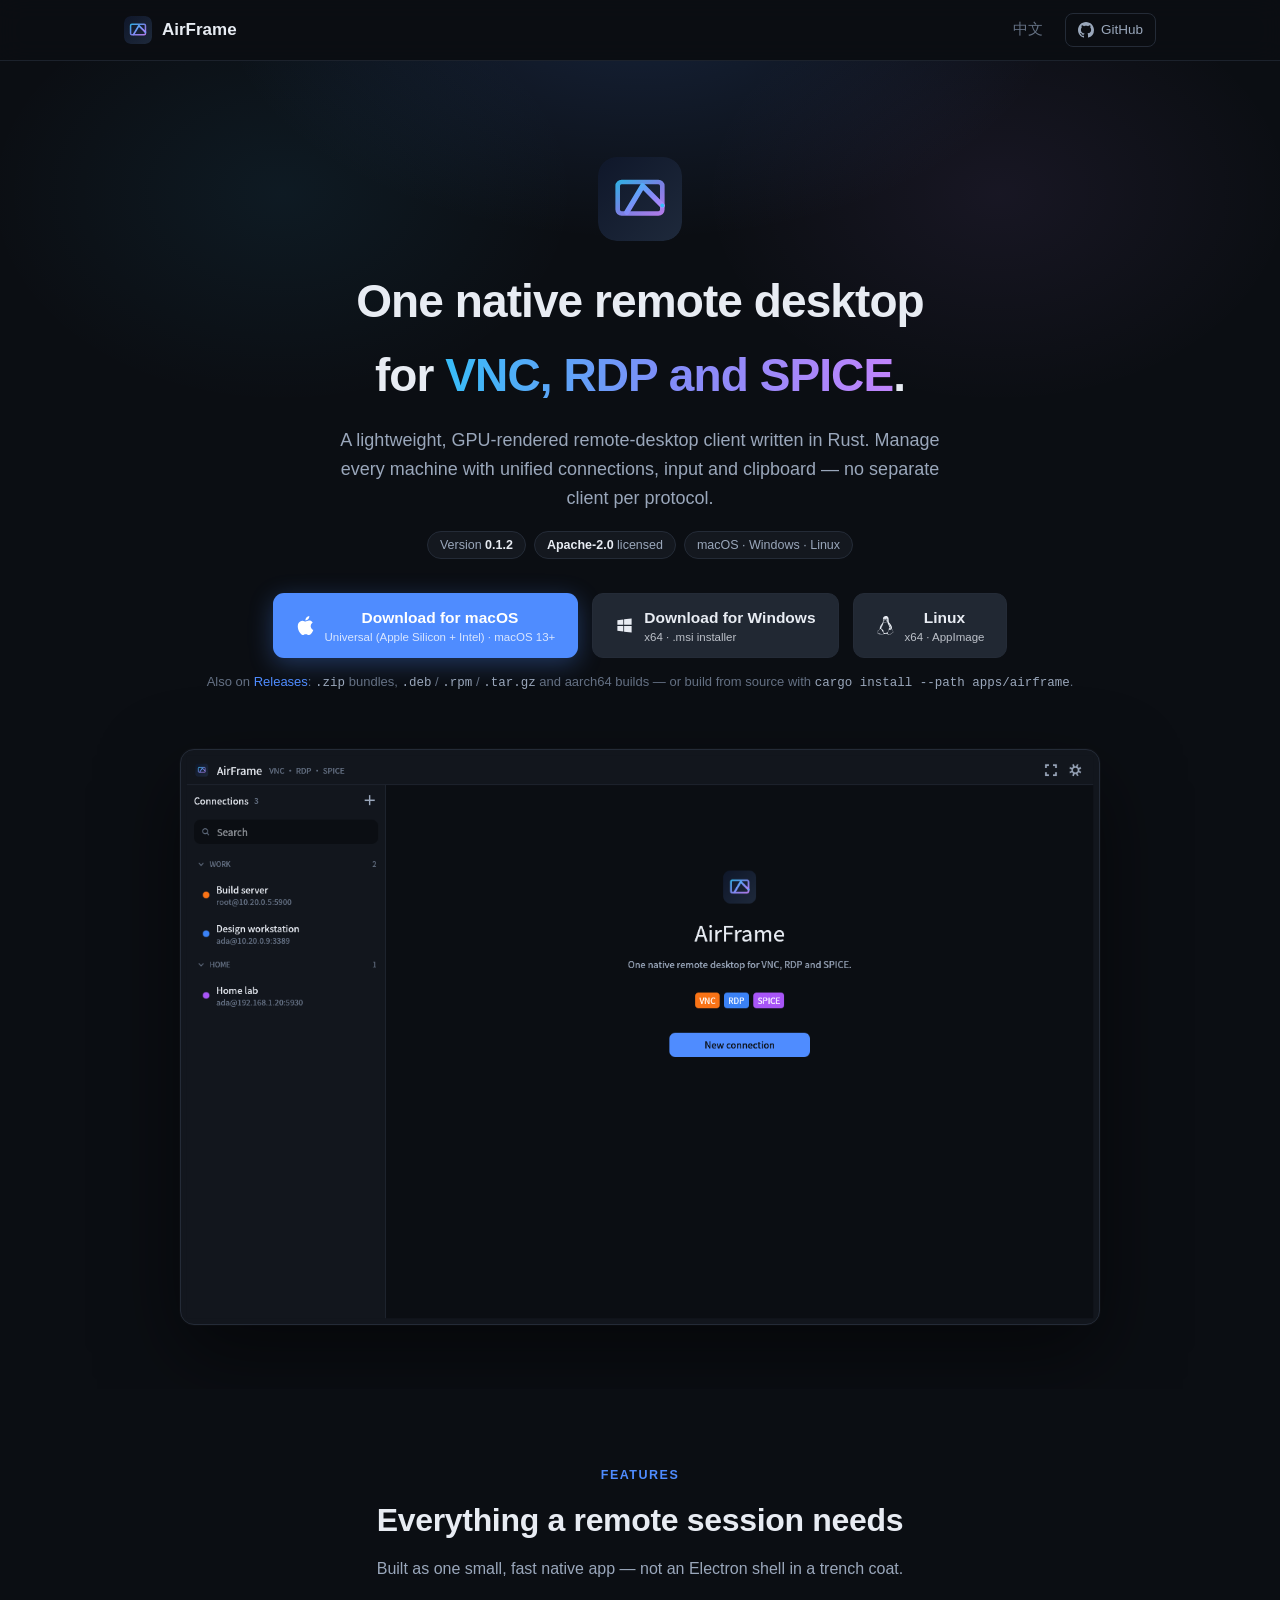
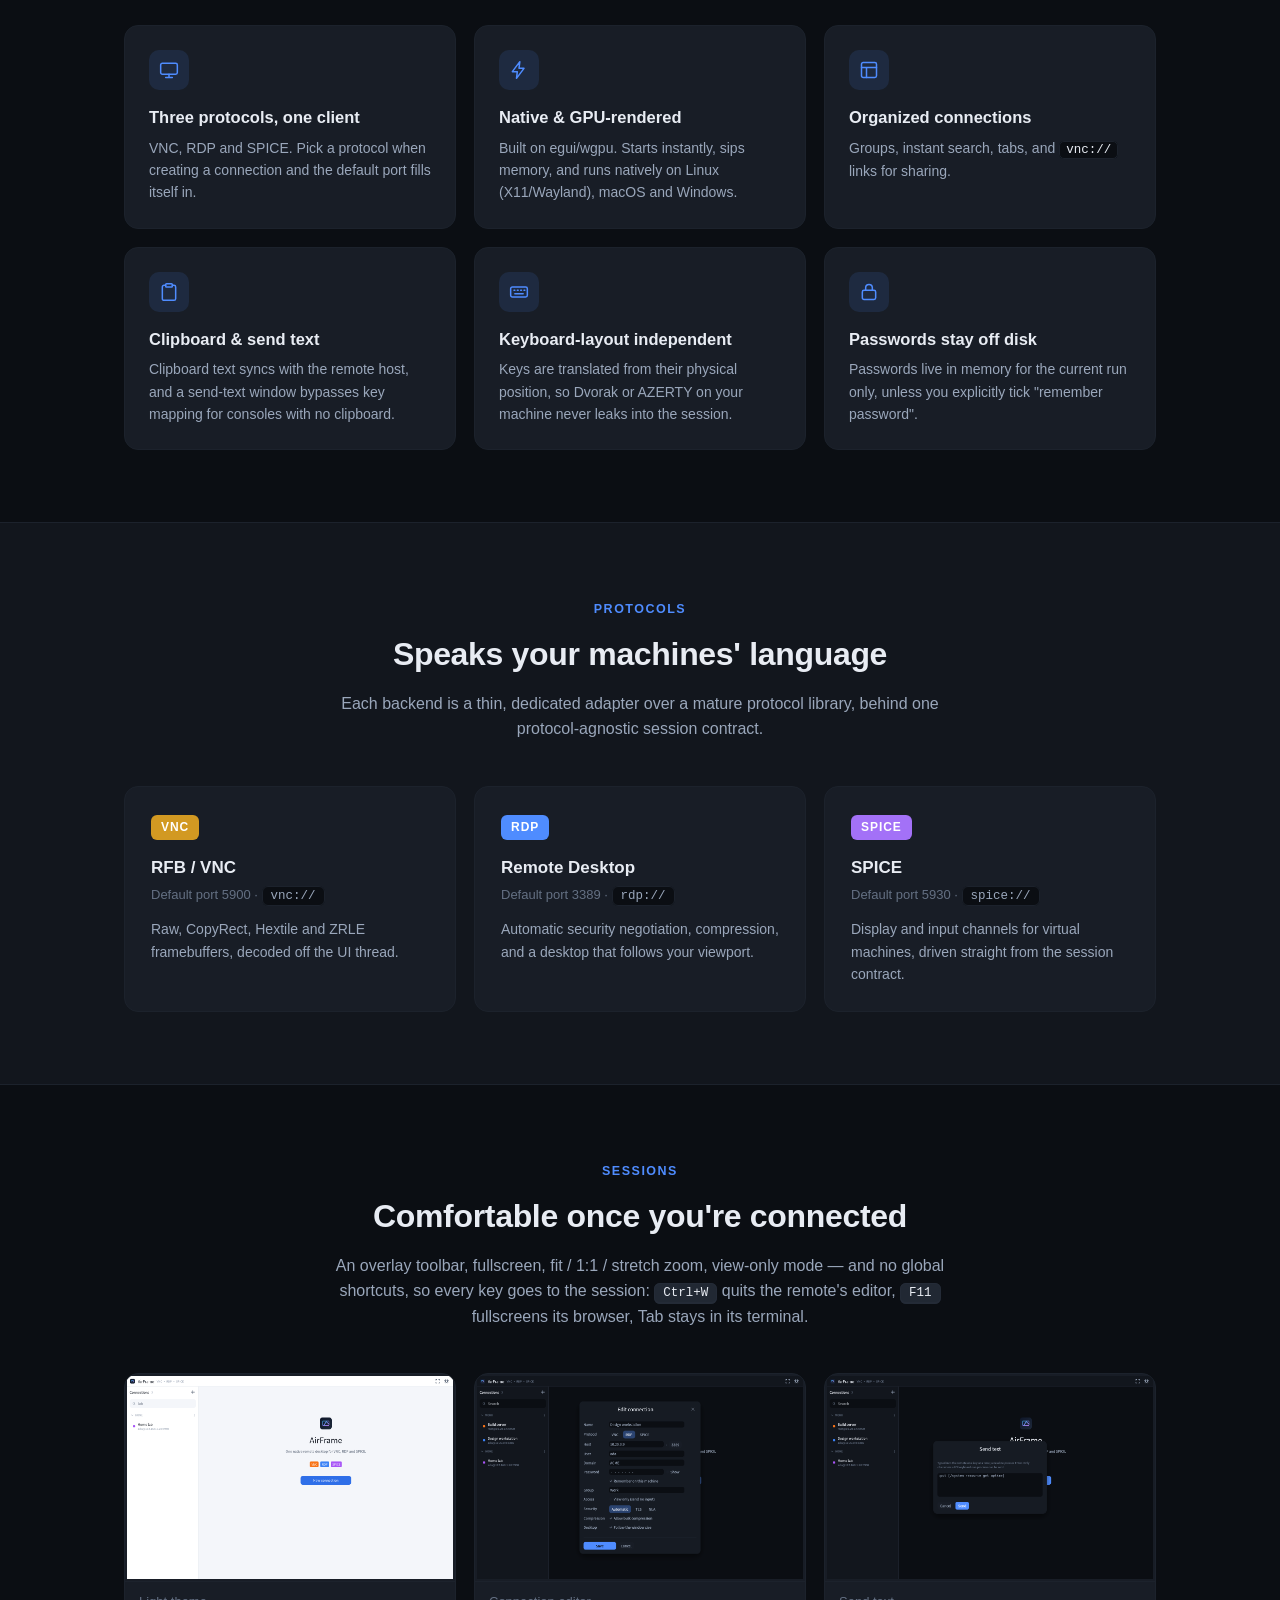
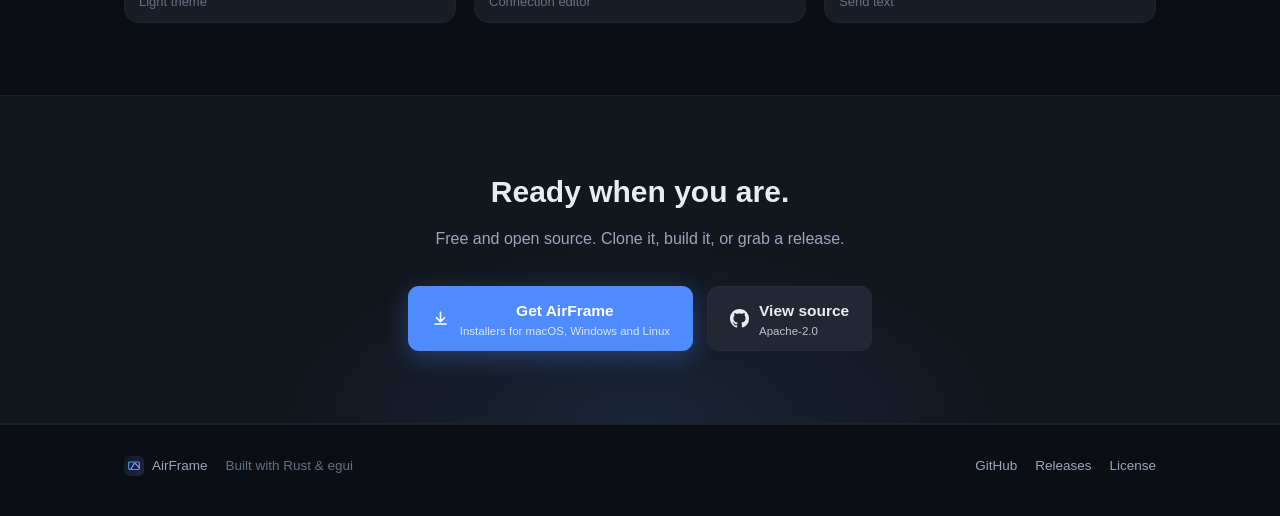
<file: website/index.html>
<!DOCTYPE html>
<html lang="en">
<head>
  <meta charset="UTF-8" />
  <meta name="viewport" content="width=device-width, initial-scale=1.0" />
  <title>AirFrame — one native remote desktop for VNC, RDP and SPICE</title>
  <meta name="description" content="AirFrame is a native remote-desktop client for VNC, RDP and SPICE. GPU-rendered, keyboard-layout independent, dark & light themes. Free and open source." />

  <!-- Release maintenance: the direct-download buttons use
       .../releases/latest/download/AirFrame-<version>-<platform>-<arch>.<ext>
       (e.g. AirFrame-0.1.2-macos-universal.dmg), which resolves to the
       newest release with a matching asset name. Bump the version in the
       button URLs when cutting a release, or point them at
       .../releases/latest instead. -->
  <meta property="og:title" content="AirFrame — one native remote desktop for VNC, RDP and SPICE" />
  <meta property="og:description" content="A native remote-desktop client built in Rust. Free and open source." />
  <meta property="og:url" content="https://yybit.github.io/airframe/" />
  <meta property="og:image" content="https://yybit.github.io/airframe/assets/app-dark.png" />
  <meta property="og:type" content="website" />
  <meta property="og:site_name" content="AirFrame" />
  <meta property="og:locale" content="en_US" />

  <link rel="canonical" href="https://yybit.github.io/airframe/" />
  <link rel="alternate" hreflang="en" href="https://yybit.github.io/airframe/" />
  <link rel="alternate" hreflang="zh-CN" href="https://yybit.github.io/airframe/zh/" />
  <link rel="alternate" hreflang="x-default" href="https://yybit.github.io/airframe/" />

  <meta name="twitter:card" content="summary_large_image" />
  <meta name="twitter:title" content="AirFrame — one native remote desktop for VNC, RDP and SPICE" />
  <meta name="twitter:description" content="A native remote-desktop client built in Rust. Free and open source." />
  <meta name="twitter:image" content="https://yybit.github.io/airframe/assets/app-dark.png" />

  <!-- Structured data: helps Google show rich results for the app.
       Keep softwareVersion in sync with the latest release. -->
  <script type="application/ld+json">
  {
    "@context": "https://schema.org",
    "@type": "SoftwareApplication",
    "name": "AirFrame",
    "url": "https://yybit.github.io/airframe/",
    "description": "AirFrame is a native remote-desktop client for VNC, RDP and SPICE. GPU-rendered, keyboard-layout independent, dark & light themes. Free and open source.",
    "applicationCategory": "UtilitiesApplication",
    "operatingSystem": "Windows, macOS, Linux",
    "softwareVersion": "0.1.2",
    "license": "https://www.apache.org/licenses/LICENSE-2.0",
    "screenshot": "https://yybit.github.io/airframe/assets/app-dark.png",
    "offers": {
      "@type": "Offer",
      "price": "0",
      "priceCurrency": "USD"
    },
    "author": {
      "@type": "Organization",
      "name": "yybit",
      "url": "https://github.com/yybit"
    }
  }
  </script>

  <link rel="icon" type="image/svg+xml" href="assets/logo.svg" />
  <link rel="stylesheet" href="styles.css" />
</head>
<body>

  <nav class="nav">
    <div class="container nav-inner">
      <a class="brand" href="#">
        <img src="assets/logo.svg" alt="" />
        AirFrame
      </a>
      <div class="nav-links">
        <a class="lang" href="zh/">中文</a>
        <a class="gh" href="https://github.com/yybit/airframe" target="_blank" rel="noopener">
          <svg viewBox="0 0 16 16" aria-hidden="true"><path d="M8 0C3.58 0 0 3.58 0 8c0 3.54 2.29 6.53 5.47 7.59.4.07.55-.17.55-.38 0-.19-.01-.82-.01-1.49-2.01.37-2.53-.49-2.69-.94-.09-.23-.48-.94-.82-1.13-.28-.15-.68-.52-.01-.53.63-.01 1.08.58 1.23.82.72 1.21 1.87.87 2.33.66.07-.52.28-.87.51-1.07-1.78-.2-3.64-.89-3.64-3.95 0-.87.31-1.59.82-2.15-.08-.2-.36-1.02.08-2.12 0 0 .67-.21 2.2.82.64-.18 1.32-.27 2-.27s1.36.09 2 .27c1.53-1.04 2.2-.82 2.2-.82.44 1.1.16 1.92.08 2.12.51.56.82 1.27.82 2.15 0 3.07-1.87 3.75-3.65 3.95.29.25.54.73.54 1.48 0 1.07-.01 1.93-.01 2.2 0 .21.15.46.55.38A8.01 8.01 0 0 0 16 8c0-4.42-3.58-8-8-8Z"/></svg>
          GitHub
        </a>
      </div>
    </div>
  </nav>

  <header class="hero">
    <div class="container">
      <img class="logo" src="assets/logo.svg" alt="AirFrame logo" />
      <h1>One native remote desktop<br />for <span class="grad">VNC, RDP and SPICE</span>.</h1>
      <p class="tagline">
        A lightweight, GPU-rendered remote-desktop client written in Rust.
        Manage every machine with unified connections, input and clipboard — no separate client per protocol.
      </p>
      <div class="badges">
        <span class="badge">Version <b>0.1.2</b></span>
        <span class="badge"><b>Apache-2.0</b> licensed</span>
        <span class="badge">macOS · Windows · Linux</span>
      </div>

      <div class="download" id="download">
        <a class="btn btn-primary" href="https://github.com/yybit/airframe/releases/latest/download/AirFrame-0.1.2-macos-universal.dmg">
          <svg viewBox="0 0 24 24" aria-hidden="true"><path d="M12.152 6.896c-.948 0-2.415-1.078-3.96-1.04-2.04.027-3.91 1.183-4.961 3.014-2.117 3.675-.546 9.103 1.519 12.09 1.013 1.454 2.208 3.09 3.792 3.039 1.52-.065 2.09-.987 3.935-.987 1.831 0 2.35.987 3.96.948 1.637-.026 2.676-1.48 3.676-2.948 1.156-1.688 1.636-3.325 1.662-3.415-.039-.013-3.182-1.221-3.22-4.857-.026-3.04 2.48-4.494 2.597-4.559-1.429-2.09-3.623-2.324-4.39-2.376-2-.156-3.675 1.09-4.61 1.09zM15.53 3.83c.843-1.012 1.4-2.427 1.245-3.83-1.207.052-2.662.805-3.532 1.818-.78.896-1.454 2.338-1.273 3.714 1.338.104 2.715-.688 3.559-1.701"/></svg>
          <span>Download for macOS<small>Universal (Apple Silicon + Intel) · macOS 13+</small></span>
        </a>
        <a class="btn btn-secondary" href="https://github.com/yybit/airframe/releases/latest/download/AirFrame-0.1.2-windows-x64.msi">
          <svg viewBox="0 0 24 24" aria-hidden="true"><path d="M3 5.5 10.5 4.4V11H3V5.5ZM3 12.5H10.5V19.6L3 18.5V12.5ZM11.5 12.5H21V20.9L11.5 19.75V12.5ZM11.5 4.25 21 3.1V11H11.5V4.25Z"/></svg>
          <span>Download for Windows<small>x64 · .msi installer</small></span>
        </a>
        <a class="btn btn-secondary" href="https://github.com/yybit/airframe/releases/latest/download/AirFrame-0.1.2-linux-x86_64.AppImage">
          <svg viewBox="0 0 24 24" aria-hidden="true"><path d="M12.504 0c-.155 0-.315.008-.48.021-4.226.333-3.105 4.807-3.17 6.298-.076 1.092-.3 1.953-1.05 3.02-.885 1.051-2.127 2.75-2.716 4.521-.278.832-.41 1.684-.287 2.489a.424.424 0 00-.11.135c-.26.268-.45.6-.663.839-.199.199-.485.267-.797.4-.313.136-.658.269-.864.68-.09.189-.136.394-.132.602 0 .199.027.4.055.536.058.399.116.728.04.97-.249.68-.28 1.145-.106 1.484.174.334.535.47.94.601.81.2 1.91.135 2.774.6.926.466 1.866.67 2.616.47.526-.116.97-.464 1.208-.946.587-.003 1.23-.269 2.26-.334.699-.058 1.574.267 2.577.2.025.134.063.198.114.333l.003.003c.391.778 1.113 1.132 1.884 1.071.771-.06 1.592-.536 2.257-1.306.631-.765 1.683-1.084 2.378-1.503.348-.199.629-.469.649-.853.023-.4-.2-.811-.714-1.376v-.097l-.003-.003c-.17-.2-.25-.535-.338-.926-.085-.401-.182-.786-.492-1.046h-.003c-.059-.054-.123-.067-.188-.135a.357.357 0 00-.19-.064c.431-1.278.264-2.55-.173-3.694-.533-1.41-1.465-2.638-2.175-3.483-.796-1.005-1.576-1.957-1.56-3.368.026-2.152.236-6.133-3.544-6.139zm.529 3.405h.013c.213 0 .396.062.584.198.19.135.33.332.438.533.105.259.158.459.166.724 0-.02.006-.04.006-.06v.105a.086.086 0 01-.004-.021l-.004-.024a1.807 1.807 0 01-.15.706.953.953 0 01-.213.335.71.71 0 00-.088-.042c-.104-.045-.198-.064-.284-.133a1.312 1.312 0 00-.22-.066c.05-.06.146-.133.183-.198.053-.128.082-.264.088-.402v-.02a1.21 1.21 0 00-.061-.4c-.045-.134-.101-.2-.183-.333-.084-.066-.167-.132-.267-.132h-.016c-.093 0-.176.03-.262.132a.8.8 0 00-.205.334 1.18 1.18 0 00-.09.4v.019c.002.089.008.179.02.267-.193-.067-.438-.135-.607-.202a1.635 1.635 0 01-.018-.2v-.02a1.772 1.772 0 01.15-.768c.082-.22.232-.406.43-.533a.985.985 0 01.594-.2zm-2.962.059h.036c.142 0 .27.048.399.135.146.129.264.288.344.465.09.199.14.4.153.667v.004c.007.134.006.2-.002.266v.08c-.03.007-.056.018-.083.024-.152.055-.274.135-.393.2.012-.09.013-.18.003-.267v-.015c-.012-.133-.04-.2-.082-.333a.613.613 0 00-.166-.267.248.248 0 00-.183-.064h-.021c-.071.006-.13.04-.186.132a.552.552 0 00-.12.27.944.944 0 00-.023.33v.015c.012.135.037.2.08.334.046.134.098.2.166.268.01.009.02.018.034.024-.07.057-.117.07-.176.136a.304.304 0 01-.131.068 2.62 2.62 0 01-.275-.402 1.772 1.772 0 01-.155-.667 1.759 1.759 0 01.08-.668 1.43 1.43 0 01.283-.535c.128-.133.26-.2.418-.2zm1.37 1.706c.332 0 .733.065 1.216.399.293.2.523.269 1.052.468h.003c.255.136.405.266.478.399v-.131a.571.571 0 01.016.47c-.123.31-.516.643-1.063.842v.002c-.268.135-.501.333-.775.465-.276.135-.588.292-1.012.267a1.139 1.139 0 01-.448-.067 3.566 3.566 0 01-.322-.198c-.195-.135-.363-.332-.612-.465v-.005h-.005c-.4-.246-.616-.512-.686-.71-.07-.268-.005-.47.193-.6.224-.135.38-.271.483-.336.104-.074.143-.102.176-.131h.002v-.003c.169-.202.436-.47.839-.601.139-.036.294-.065.466-.065zm2.8 2.142c.358 1.417 1.196 3.475 1.735 4.473.286.534.855 1.659 1.102 3.024.156-.005.33.018.513.064.646-1.671-.546-3.467-1.089-3.966-.22-.2-.232-.335-.123-.335.59.534 1.365 1.572 1.646 2.757.13.535.16 1.104.021 1.67.067.028.135.06.205.067 1.032.534 1.413.938 1.23 1.537v-.043c-.06-.003-.12 0-.18 0h-.016c.151-.467-.182-.825-1.065-1.224-.915-.4-1.646-.336-1.77.465-.008.043-.013.066-.018.135-.068.023-.139.053-.209.064-.43.268-.662.669-.793 1.187-.13.533-.17 1.156-.205 1.869v.003c-.02.334-.17.838-.319 1.35-1.5 1.072-3.58 1.538-5.348.334a2.645 2.645 0 00-.402-.533 1.45 1.45 0 00-.275-.333c.182 0 .338-.03.465-.067a.615.615 0 00.314-.334c.108-.267 0-.697-.345-1.163-.345-.467-.931-.995-1.788-1.521-.63-.4-.986-.87-1.15-1.396-.165-.534-.143-1.085-.015-1.645.245-1.07.873-2.11 1.274-2.763.107-.065.037.135-.408.974-.396.751-1.14 2.497-.122 3.854a8.123 8.123 0 01.647-2.876c.564-1.278 1.743-3.504 1.836-5.268.048.036.217.135.289.202.218.133.38.333.59.465.21.201.477.335.876.335.039.003.075.006.11.006.412 0 .73-.134.997-.268.29-.134.52-.334.74-.4h.005c.467-.135.835-.402 1.044-.7zm2.185 8.958c.037.6.343 1.245.882 1.377.588.134 1.434-.333 1.791-.765l.211-.01c.315-.007.577.01.847.268l.003.003c.208.199.305.53.391.876.085.4.154.78.409 1.066.486.527.645.906.636 1.14l.003-.007v.018l-.003-.012c-.015.262-.185.396-.498.595-.63.401-1.746.712-2.457 1.57-.618.737-1.37 1.14-2.036 1.191-.664.053-1.237-.2-1.574-.898l-.005-.003c-.21-.4-.12-1.025.056-1.69.176-.668.428-1.344.463-1.897.037-.714.076-1.335.195-1.814.12-.465.308-.797.641-.984l.045-.022zm-10.814.049h.01c.053 0 .105.005.157.014.376.055.706.333 1.023.752l.91 1.664.003.003c.243.533.754 1.064 1.189 1.637.434.598.77 1.131.729 1.57v.006c-.057.744-.48 1.148-1.125 1.294-.645.135-1.52.002-2.395-.464-.968-.536-2.118-.469-2.857-.602-.369-.066-.61-.2-.723-.4-.11-.2-.113-.602.123-1.23v-.004l.002-.003c.117-.334.03-.752-.027-1.118-.055-.401-.083-.71.043-.94.16-.334.396-.4.69-.533.294-.135.64-.202.915-.47h.002v-.002c.256-.268.445-.601.668-.838.19-.201.38-.336.663-.336zm7.159-9.074c-.435.201-.945.535-1.488.535-.542 0-.97-.267-1.28-.466-.154-.134-.28-.268-.373-.335-.164-.134-.144-.333-.074-.333.109.016.129.134.199.2.096.066.215.2.36.333.292.2.68.467 1.167.467.485 0 1.053-.267 1.398-.466.195-.135.445-.334.648-.467.156-.136.149-.267.279-.267.128.016.034.134-.147.332a8.097 8.097 0 01-.69.468zm-1.082-1.583V5.64c-.006-.02.013-.042.029-.05.074-.043.18-.027.26.004.063 0 .16.067.15.135-.006.049-.085.066-.135.066-.055 0-.092-.043-.141-.068-.052-.018-.146-.008-.163-.065zm-.551 0c-.02.058-.113.049-.166.066-.047.025-.086.068-.14.068-.05 0-.13-.02-.136-.068-.01-.066.088-.133.15-.133.08-.031.184-.047.259-.005.019.009.036.03.03.05v.02h.003z"/></svg>
          <span>Linux<small>x64 · AppImage</small></span>
        </a>
      </div>
      <p class="download-note">
        Also on <a href="https://github.com/yybit/airframe/releases">Releases</a>: <code>.zip</code> bundles, <code>.deb</code> / <code>.rpm</code> / <code>.tar.gz</code> and aarch64 builds —
        or build from source with <code>cargo install --path apps/airframe</code>.
      </p>

      <div class="shot">
        <div class="frame"><img src="assets/app-dark.png" alt="AirFrame main window with the connections sidebar" /></div>
      </div>
    </div>
  </header>

  <section id="features">
    <div class="container">
      <div class="section-head">
        <span class="eyebrow">Features</span>
        <h2>Everything a remote session needs</h2>
        <p>Built as one small, fast native app — not an Electron shell in a trench coat.</p>
      </div>
      <div class="grid">
        <div class="card">
          <div class="icon"><svg viewBox="0 0 24 24"><rect x="2" y="4" width="20" height="13" rx="2"/><path d="M8 21h8M12 17v4"/></svg></div>
          <h3>Three protocols, one client</h3>
          <p>VNC, RDP and SPICE. Pick a protocol when creating a connection and the default port fills itself in.</p>
        </div>
        <div class="card">
          <div class="icon"><svg viewBox="0 0 24 24"><path d="M13 2 4 14h6l-1 8 9-12h-6l1-8Z"/></svg></div>
          <h3>Native &amp; GPU-rendered</h3>
          <p>Built on egui/wgpu. Starts instantly, sips memory, and runs natively on Linux (X11/Wayland), macOS and Windows.</p>
        </div>
        <div class="card">
          <div class="icon"><svg viewBox="0 0 24 24"><rect x="3" y="3" width="18" height="18" rx="2"/><path d="M3 9h18M9 21V9"/></svg></div>
          <h3>Organized connections</h3>
          <p>Groups, instant search, tabs, and <code>vnc://</code> links for sharing.</p>
        </div>
        <div class="card">
          <div class="icon"><svg viewBox="0 0 24 24"><rect x="8" y="2" width="8" height="4" rx="1"/><path d="M16 4h2a2 2 0 0 1 2 2v14a2 2 0 0 1-2 2H6a2 2 0 0 1-2-2V6a2 2 0 0 1 2-2h2"/></svg></div>
          <h3>Clipboard &amp; send text</h3>
          <p>Clipboard text syncs with the remote host, and a send-text window bypasses key mapping for consoles with no clipboard.</p>
        </div>
        <div class="card">
          <div class="icon"><svg viewBox="0 0 24 24"><rect x="2" y="6" width="20" height="12" rx="2"/><path d="M6 10h1M10 10h1M14 10h1M18 10h1M7 14h10"/></svg></div>
          <h3>Keyboard-layout independent</h3>
          <p>Keys are translated from their physical position, so Dvorak or AZERTY on your machine never leaks into the session.</p>
        </div>
        <div class="card">
          <div class="icon"><svg viewBox="0 0 24 24"><rect x="4" y="10" width="16" height="11" rx="2"/><path d="M8 10V7a4 4 0 0 1 8 0v3"/></svg></div>
          <h3>Passwords stay off disk</h3>
          <p>Passwords live in memory for the current run only, unless you explicitly tick "remember password".</p>
        </div>
      </div>
    </div>
  </section>

  <section id="protocols" class="alt">
    <div class="container">
      <div class="section-head">
        <span class="eyebrow">Protocols</span>
        <h2>Speaks your machines' language</h2>
        <p>Each backend is a thin, dedicated adapter over a mature protocol library, behind one protocol-agnostic session contract.</p>
      </div>
      <div class="proto-grid">
        <div class="proto">
          <span class="chip vnc">VNC</span>
          <h3>RFB / VNC</h3>
          <div class="meta">Default port 5900 · <span class="scheme">vnc://</span></div>
          <p>Raw, CopyRect, Hextile and ZRLE framebuffers, decoded off the UI thread.</p>
        </div>
        <div class="proto">
          <span class="chip rdp">RDP</span>
          <h3>Remote Desktop</h3>
          <div class="meta">Default port 3389 · <span class="scheme">rdp://</span></div>
          <p>Automatic security negotiation, compression, and a desktop that follows your viewport.</p>
        </div>
        <div class="proto">
          <span class="chip spice">SPICE</span>
          <h3>SPICE</h3>
          <div class="meta">Default port 5930 · <span class="scheme">spice://</span></div>
          <p>Display and input channels for virtual machines, driven straight from the session contract.</p>
        </div>
      </div>
    </div>
  </section>

  <section>
    <div class="container">
      <div class="section-head">
        <span class="eyebrow">Sessions</span>
        <h2>Comfortable once you're connected</h2>
        <p>An overlay toolbar, fullscreen, fit / 1:1 / stretch zoom, view-only mode — and no global shortcuts, so every key goes to the session: <kbd>Ctrl+W</kbd> quits the remote's editor, <kbd>F11</kbd> fullscreens its browser, Tab stays in its terminal.</p>
      </div>
      <div class="gallery" style="margin-top: 44px;">
        <figure><img src="assets/app-light.png" alt="Connection list in light theme" /><figcaption>Light theme</figcaption></figure>
        <figure><img src="assets/editor.png" alt="Connection editor" /><figcaption>Connection editor</figcaption></figure>
        <figure><img src="assets/send-text.png" alt="Send-text window" /><figcaption>Send text</figcaption></figure>
      </div>
    </div>
  </section>

  <section class="cta alt">
    <div class="container">
      <h2>Ready when you are.</h2>
      <p>Free and open source. Clone it, build it, or grab a release.</p>
      <div class="download">
        <a class="btn btn-primary" href="https://github.com/yybit/airframe/releases/latest">
          <svg viewBox="0 0 24 24" aria-hidden="true"><path d="M12 3a1 1 0 0 1 1 1v9.59l3.3-3.3a1 1 0 1 1 1.4 1.42l-5 5a1 1 0 0 1-1.4 0l-5-5a1 1 0 1 1 1.4-1.42l3.3 3.3V4a1 1 0 0 1 1-1ZM4 19a1 1 0 0 1 1-1h14a1 1 0 1 1 0 2H5a1 1 0 0 1-1-1Z"/></svg>
          <span>Get AirFrame<small>Installers for macOS, Windows and Linux</small></span>
        </a>
        <a class="btn btn-secondary" href="https://github.com/yybit/airframe" target="_blank" rel="noopener">
          <svg viewBox="0 0 16 16" aria-hidden="true"><path d="M8 0C3.58 0 0 3.58 0 8c0 3.54 2.29 6.53 5.47 7.59.4.07.55-.17.55-.38 0-.19-.01-.82-.01-1.49-2.01.37-2.53-.49-2.69-.94-.09-.23-.48-.94-.82-1.13-.28-.15-.68-.52-.01-.53.63-.01 1.08.58 1.23.82.72 1.21 1.87.87 2.33.66.07-.52.28-.87.51-1.07-1.78-.2-3.64-.89-3.64-3.95 0-.87.31-1.59.82-2.15-.08-.2-.36-1.02.08-2.12 0 0 .67-.21 2.2.82.64-.18 1.32-.27 2-.27s1.36.09 2 .27c1.53-1.04 2.2-.82 2.2-.82.44 1.1.16 1.92.08 2.12.51.56.82 1.27.82 2.15 0 3.07-1.87 3.75-3.65 3.95.29.25.54.73.54 1.48 0 1.07-.01 1.93-.01 2.2 0 .21.15.46.55.38A8.01 8.01 0 0 0 16 8c0-4.42-3.58-8-8-8Z"/></svg>
          <span>View source<small>Apache-2.0</small></span>
        </a>
      </div>
    </div>
  </section>

  <footer>
    <div class="container foot-inner">
      <span class="brandline"><img src="assets/logo.svg" alt="" /> AirFrame</span>
      <span>Built with Rust &amp; egui</span>
      <div class="right">
        <a href="https://github.com/yybit/airframe" target="_blank" rel="noopener">GitHub</a>
        <a href="https://github.com/yybit/airframe/releases" target="_blank" rel="noopener">Releases</a>
        <a href="https://github.com/yybit/airframe#license" target="_blank" rel="noopener">License</a>
      </div>
    </div>
  </footer>

</body>
</html>
</file>
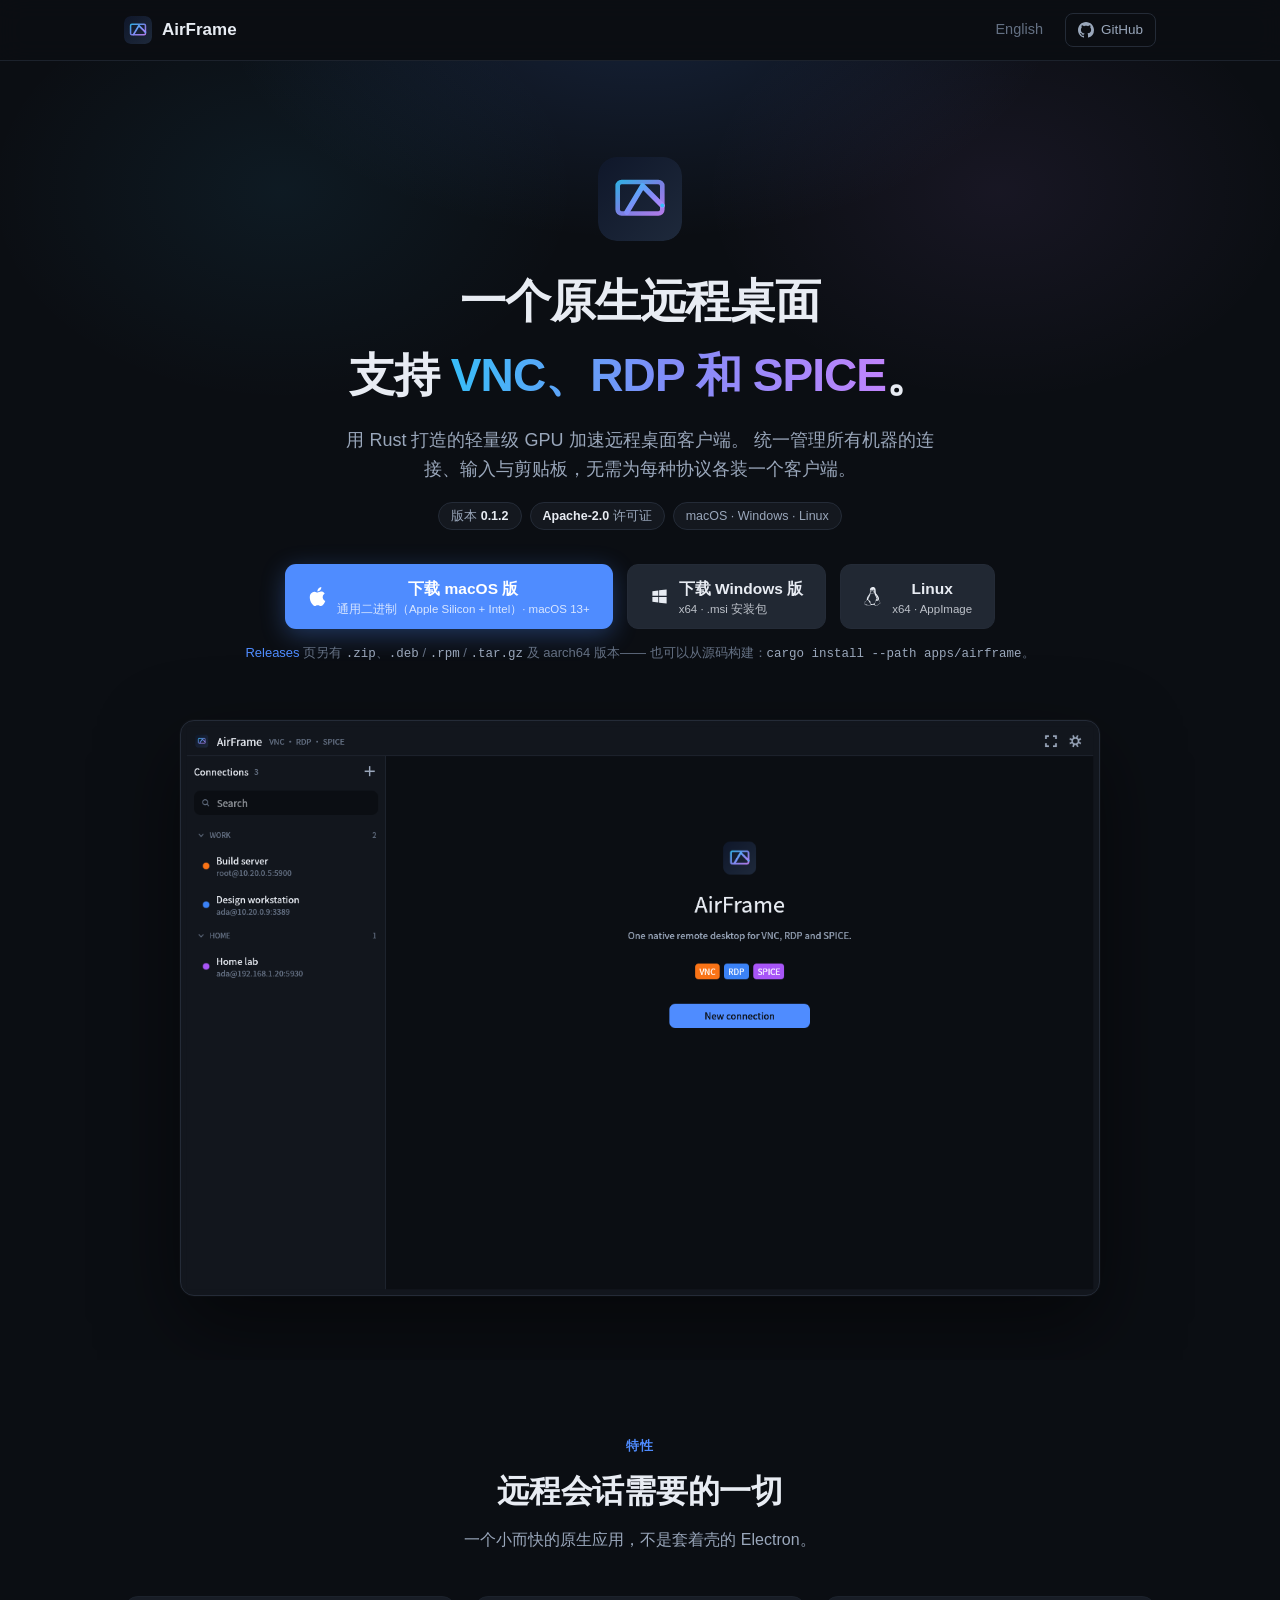
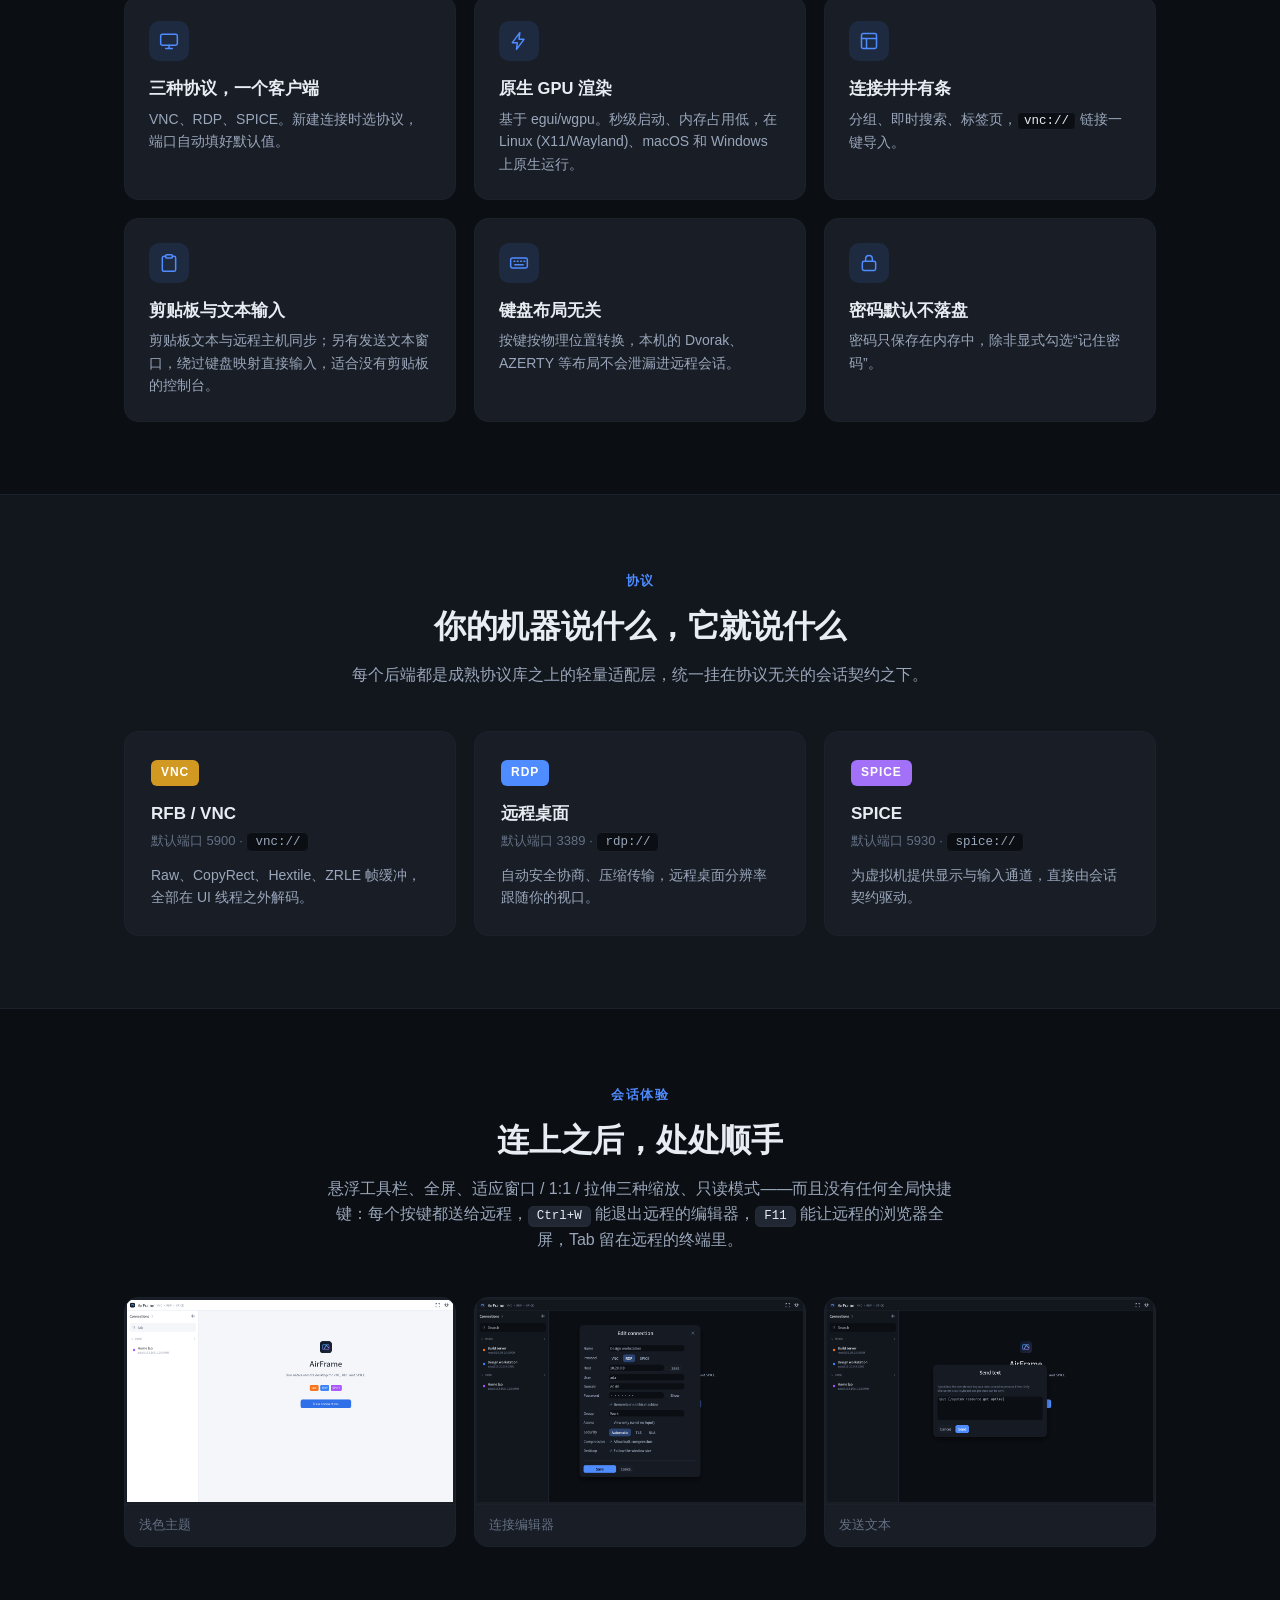
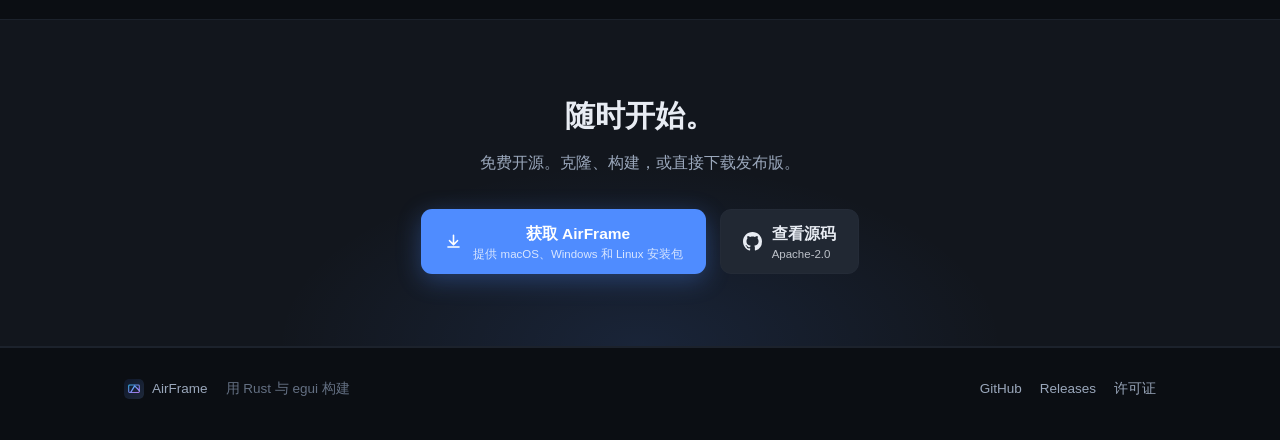
<file: website/zh/index.html>
<!DOCTYPE html>
<html lang="zh-CN">
<head>
  <meta charset="UTF-8" />
  <meta name="viewport" content="width=device-width, initial-scale=1.0" />
  <title>AirFrame — 一个原生远程桌面，支持 VNC、RDP 和 SPICE</title>
  <meta name="description" content="AirFrame 是一个用 Rust 编写的原生远程桌面客户端，支持 VNC、RDP 和 SPICE。GPU 加速、键盘布局无关、深浅色主题，免费开源。" />

  <!-- 发布维护说明：下载按钮直链
       .../releases/latest/download/AirFrame-<版本>-<平台>-<架构>.<后缀>
       （如 AirFrame-0.1.2-macos-universal.dmg），会自动解析到资产名
       匹配的最新 release。发新版本时记得同步更新按钮链接里的版本号，
       或改为指向 .../releases/latest。 -->
  <meta property="og:title" content="AirFrame — 一个原生远程桌面，支持 VNC、RDP 和 SPICE" />
  <meta property="og:description" content="用 Rust 打造的原生远程桌面客户端，免费开源。" />
  <meta property="og:url" content="https://yybit.github.io/airframe/zh/" />
  <meta property="og:image" content="https://yybit.github.io/airframe/assets/app-dark.png" />
  <meta property="og:type" content="website" />
  <meta property="og:site_name" content="AirFrame" />
  <meta property="og:locale" content="zh_CN" />

  <link rel="canonical" href="https://yybit.github.io/airframe/zh/" />
  <link rel="alternate" hreflang="en" href="https://yybit.github.io/airframe/" />
  <link rel="alternate" hreflang="zh-CN" href="https://yybit.github.io/airframe/zh/" />
  <link rel="alternate" hreflang="x-default" href="https://yybit.github.io/airframe/" />

  <meta name="twitter:card" content="summary_large_image" />
  <meta name="twitter:title" content="AirFrame — 一个原生远程桌面，支持 VNC、RDP 和 SPICE" />
  <meta name="twitter:description" content="用 Rust 打造的原生远程桌面客户端，免费开源。" />
  <meta name="twitter:image" content="https://yybit.github.io/airframe/assets/app-dark.png" />

  <!-- 结构化数据：帮助 Google 展示应用富摘要。
      softwareVersion 请与最新 release 保持一致。 -->
  <script type="application/ld+json">
  {
    "@context": "https://schema.org",
    "@type": "SoftwareApplication",
    "name": "AirFrame",
    "url": "https://yybit.github.io/airframe/zh/",
    "description": "AirFrame 是一个用 Rust 编写的原生远程桌面客户端，支持 VNC、RDP 和 SPICE。GPU 加速、键盘布局无关、深浅色主题，免费开源。",
    "applicationCategory": "UtilitiesApplication",
    "operatingSystem": "Windows, macOS, Linux",
    "softwareVersion": "0.1.2",
    "license": "https://www.apache.org/licenses/LICENSE-2.0",
    "screenshot": "https://yybit.github.io/airframe/assets/app-dark.png",
    "offers": {
      "@type": "Offer",
      "price": "0",
      "priceCurrency": "USD"
    },
    "author": {
      "@type": "Organization",
      "name": "yybit",
      "url": "https://github.com/yybit"
    }
  }
  </script>

  <link rel="icon" type="image/svg+xml" href="../assets/logo.svg" />
  <link rel="stylesheet" href="../styles.css" />
</head>
<body>

  <nav class="nav">
    <div class="container nav-inner">
      <a class="brand" href="#">
        <img src="../assets/logo.svg" alt="" />
        AirFrame
      </a>
      <div class="nav-links">
        <a class="lang" href="../">English</a>
        <a class="gh" href="https://github.com/yybit/airframe" target="_blank" rel="noopener">
          <svg viewBox="0 0 16 16" aria-hidden="true"><path d="M8 0C3.58 0 0 3.58 0 8c0 3.54 2.29 6.53 5.47 7.59.4.07.55-.17.55-.38 0-.19-.01-.82-.01-1.49-2.01.37-2.53-.49-2.69-.94-.09-.23-.48-.94-.82-1.13-.28-.15-.68-.52-.01-.53.63-.01 1.08.58 1.23.82.72 1.21 1.87.87 2.33.66.07-.52.28-.87.51-1.07-1.78-.2-3.64-.89-3.64-3.95 0-.87.31-1.59.82-2.15-.08-.2-.36-1.02.08-2.12 0 0 .67-.21 2.2.82.64-.18 1.32-.27 2-.27s1.36.09 2 .27c1.53-1.04 2.2-.82 2.2-.82.44 1.1.16 1.92.08 2.12.51.56.82 1.27.82 2.15 0 3.07-1.87 3.75-3.65 3.95.29.25.54.73.54 1.48 0 1.07-.01 1.93-.01 2.2 0 .21.15.46.55.38A8.01 8.01 0 0 0 16 8c0-4.42-3.58-8-8-8Z"/></svg>
          GitHub
        </a>
      </div>
    </div>
  </nav>

  <header class="hero">
    <div class="container">
      <img class="logo" src="../assets/logo.svg" alt="AirFrame logo" />
      <h1>一个原生远程桌面<br />支持 <span class="grad">VNC、RDP 和 SPICE</span>。</h1>
      <p class="tagline">
        用 Rust 打造的轻量级 GPU 加速远程桌面客户端。
        统一管理所有机器的连接、输入与剪贴板，无需为每种协议各装一个客户端。
      </p>
      <div class="badges">
        <span class="badge">版本 <b>0.1.2</b></span>
        <span class="badge"><b>Apache-2.0</b> 许可证</span>
        <span class="badge">macOS · Windows · Linux</span>
      </div>

      <div class="download" id="download">
        <a class="btn btn-primary" href="https://github.com/yybit/airframe/releases/latest/download/AirFrame-0.1.2-macos-universal.dmg">
          <svg viewBox="0 0 24 24" aria-hidden="true"><path d="M12.152 6.896c-.948 0-2.415-1.078-3.96-1.04-2.04.027-3.91 1.183-4.961 3.014-2.117 3.675-.546 9.103 1.519 12.09 1.013 1.454 2.208 3.09 3.792 3.039 1.52-.065 2.09-.987 3.935-.987 1.831 0 2.35.987 3.96.948 1.637-.026 2.676-1.48 3.676-2.948 1.156-1.688 1.636-3.325 1.662-3.415-.039-.013-3.182-1.221-3.22-4.857-.026-3.04 2.48-4.494 2.597-4.559-1.429-2.09-3.623-2.324-4.39-2.376-2-.156-3.675 1.09-4.61 1.09zM15.53 3.83c.843-1.012 1.4-2.427 1.245-3.83-1.207.052-2.662.805-3.532 1.818-.78.896-1.454 2.338-1.273 3.714 1.338.104 2.715-.688 3.559-1.701"/></svg>
          <span>下载 macOS 版<small>通用二进制（Apple Silicon + Intel）· macOS 13+</small></span>
        </a>
        <a class="btn btn-secondary" href="https://github.com/yybit/airframe/releases/latest/download/AirFrame-0.1.2-windows-x64.msi">
          <svg viewBox="0 0 24 24" aria-hidden="true"><path d="M3 5.5 10.5 4.4V11H3V5.5ZM3 12.5H10.5V19.6L3 18.5V12.5ZM11.5 12.5H21V20.9L11.5 19.75V12.5ZM11.5 4.25 21 3.1V11H11.5V4.25Z"/></svg>
          <span>下载 Windows 版<small>x64 · .msi 安装包</small></span>
        </a>
        <a class="btn btn-secondary" href="https://github.com/yybit/airframe/releases/latest/download/AirFrame-0.1.2-linux-x86_64.AppImage">
          <svg viewBox="0 0 24 24" aria-hidden="true"><path d="M12.504 0c-.155 0-.315.008-.48.021-4.226.333-3.105 4.807-3.17 6.298-.076 1.092-.3 1.953-1.05 3.02-.885 1.051-2.127 2.75-2.716 4.521-.278.832-.41 1.684-.287 2.489a.424.424 0 00-.11.135c-.26.268-.45.6-.663.839-.199.199-.485.267-.797.4-.313.136-.658.269-.864.68-.09.189-.136.394-.132.602 0 .199.027.4.055.536.058.399.116.728.04.97-.249.68-.28 1.145-.106 1.484.174.334.535.47.94.601.81.2 1.91.135 2.774.6.926.466 1.866.67 2.616.47.526-.116.97-.464 1.208-.946.587-.003 1.23-.269 2.26-.334.699-.058 1.574.267 2.577.2.025.134.063.198.114.333l.003.003c.391.778 1.113 1.132 1.884 1.071.771-.06 1.592-.536 2.257-1.306.631-.765 1.683-1.084 2.378-1.503.348-.199.629-.469.649-.853.023-.4-.2-.811-.714-1.376v-.097l-.003-.003c-.17-.2-.25-.535-.338-.926-.085-.401-.182-.786-.492-1.046h-.003c-.059-.054-.123-.067-.188-.135a.357.357 0 00-.19-.064c.431-1.278.264-2.55-.173-3.694-.533-1.41-1.465-2.638-2.175-3.483-.796-1.005-1.576-1.957-1.56-3.368.026-2.152.236-6.133-3.544-6.139zm.529 3.405h.013c.213 0 .396.062.584.198.19.135.33.332.438.533.105.259.158.459.166.724 0-.02.006-.04.006-.06v.105a.086.086 0 01-.004-.021l-.004-.024a1.807 1.807 0 01-.15.706.953.953 0 01-.213.335.71.71 0 00-.088-.042c-.104-.045-.198-.064-.284-.133a1.312 1.312 0 00-.22-.066c.05-.06.146-.133.183-.198.053-.128.082-.264.088-.402v-.02a1.21 1.21 0 00-.061-.4c-.045-.134-.101-.2-.183-.333-.084-.066-.167-.132-.267-.132h-.016c-.093 0-.176.03-.262.132a.8.8 0 00-.205.334 1.18 1.18 0 00-.09.4v.019c.002.089.008.179.02.267-.193-.067-.438-.135-.607-.202a1.635 1.635 0 01-.018-.2v-.02a1.772 1.772 0 01.15-.768c.082-.22.232-.406.43-.533a.985.985 0 01.594-.2zm-2.962.059h.036c.142 0 .27.048.399.135.146.129.264.288.344.465.09.199.14.4.153.667v.004c.007.134.006.2-.002.266v.08c-.03.007-.056.018-.083.024-.152.055-.274.135-.393.2.012-.09.013-.18.003-.267v-.015c-.012-.133-.04-.2-.082-.333a.613.613 0 00-.166-.267.248.248 0 00-.183-.064h-.021c-.071.006-.13.04-.186.132a.552.552 0 00-.12.27.944.944 0 00-.023.33v.015c.012.135.037.2.08.334.046.134.098.2.166.268.01.009.02.018.034.024-.07.057-.117.07-.176.136a.304.304 0 01-.131.068 2.62 2.62 0 01-.275-.402 1.772 1.772 0 01-.155-.667 1.759 1.759 0 01.08-.668 1.43 1.43 0 01.283-.535c.128-.133.26-.2.418-.2zm1.37 1.706c.332 0 .733.065 1.216.399.293.2.523.269 1.052.468h.003c.255.136.405.266.478.399v-.131a.571.571 0 01.016.47c-.123.31-.516.643-1.063.842v.002c-.268.135-.501.333-.775.465-.276.135-.588.292-1.012.267a1.139 1.139 0 01-.448-.067 3.566 3.566 0 01-.322-.198c-.195-.135-.363-.332-.612-.465v-.005h-.005c-.4-.246-.616-.512-.686-.71-.07-.268-.005-.47.193-.6.224-.135.38-.271.483-.336.104-.074.143-.102.176-.131h.002v-.003c.169-.202.436-.47.839-.601.139-.036.294-.065.466-.065zm2.8 2.142c.358 1.417 1.196 3.475 1.735 4.473.286.534.855 1.659 1.102 3.024.156-.005.33.018.513.064.646-1.671-.546-3.467-1.089-3.966-.22-.2-.232-.335-.123-.335.59.534 1.365 1.572 1.646 2.757.13.535.16 1.104.021 1.67.067.028.135.06.205.067 1.032.534 1.413.938 1.23 1.537v-.043c-.06-.003-.12 0-.18 0h-.016c.151-.467-.182-.825-1.065-1.224-.915-.4-1.646-.336-1.77.465-.008.043-.013.066-.018.135-.068.023-.139.053-.209.064-.43.268-.662.669-.793 1.187-.13.533-.17 1.156-.205 1.869v.003c-.02.334-.17.838-.319 1.35-1.5 1.072-3.58 1.538-5.348.334a2.645 2.645 0 00-.402-.533 1.45 1.45 0 00-.275-.333c.182 0 .338-.03.465-.067a.615.615 0 00.314-.334c.108-.267 0-.697-.345-1.163-.345-.467-.931-.995-1.788-1.521-.63-.4-.986-.87-1.15-1.396-.165-.534-.143-1.085-.015-1.645.245-1.07.873-2.11 1.274-2.763.107-.065.037.135-.408.974-.396.751-1.14 2.497-.122 3.854a8.123 8.123 0 01.647-2.876c.564-1.278 1.743-3.504 1.836-5.268.048.036.217.135.289.202.218.133.38.333.59.465.21.201.477.335.876.335.039.003.075.006.11.006.412 0 .73-.134.997-.268.29-.134.52-.334.74-.4h.005c.467-.135.835-.402 1.044-.7zm2.185 8.958c.037.6.343 1.245.882 1.377.588.134 1.434-.333 1.791-.765l.211-.01c.315-.007.577.01.847.268l.003.003c.208.199.305.53.391.876.085.4.154.78.409 1.066.486.527.645.906.636 1.14l.003-.007v.018l-.003-.012c-.015.262-.185.396-.498.595-.63.401-1.746.712-2.457 1.57-.618.737-1.37 1.14-2.036 1.191-.664.053-1.237-.2-1.574-.898l-.005-.003c-.21-.4-.12-1.025.056-1.69.176-.668.428-1.344.463-1.897.037-.714.076-1.335.195-1.814.12-.465.308-.797.641-.984l.045-.022zm-10.814.049h.01c.053 0 .105.005.157.014.376.055.706.333 1.023.752l.91 1.664.003.003c.243.533.754 1.064 1.189 1.637.434.598.77 1.131.729 1.57v.006c-.057.744-.48 1.148-1.125 1.294-.645.135-1.52.002-2.395-.464-.968-.536-2.118-.469-2.857-.602-.369-.066-.61-.2-.723-.4-.11-.2-.113-.602.123-1.23v-.004l.002-.003c.117-.334.03-.752-.027-1.118-.055-.401-.083-.71.043-.94.16-.334.396-.4.69-.533.294-.135.64-.202.915-.47h.002v-.002c.256-.268.445-.601.668-.838.19-.201.38-.336.663-.336zm7.159-9.074c-.435.201-.945.535-1.488.535-.542 0-.97-.267-1.28-.466-.154-.134-.28-.268-.373-.335-.164-.134-.144-.333-.074-.333.109.016.129.134.199.2.096.066.215.2.36.333.292.2.68.467 1.167.467.485 0 1.053-.267 1.398-.466.195-.135.445-.334.648-.467.156-.136.149-.267.279-.267.128.016.034.134-.147.332a8.097 8.097 0 01-.69.468zm-1.082-1.583V5.64c-.006-.02.013-.042.029-.05.074-.043.18-.027.26.004.063 0 .16.067.15.135-.006.049-.085.066-.135.066-.055 0-.092-.043-.141-.068-.052-.018-.146-.008-.163-.065zm-.551 0c-.02.058-.113.049-.166.066-.047.025-.086.068-.14.068-.05 0-.13-.02-.136-.068-.01-.066.088-.133.15-.133.08-.031.184-.047.259-.005.019.009.036.03.03.05v.02h.003z"/></svg>
          <span>Linux<small>x64 · AppImage</small></span>
        </a>
      </div>
      <p class="download-note">
        <a href="https://github.com/yybit/airframe/releases">Releases</a> 页另有 <code>.zip</code>、<code>.deb</code> / <code>.rpm</code> / <code>.tar.gz</code> 及 aarch64 版本——
        也可以从源码构建：<code>cargo install --path apps/airframe</code>。
      </p>

      <div class="shot">
        <div class="frame"><img src="../assets/app-dark.png" alt="AirFrame 主界面与连接侧边栏" /></div>
      </div>
    </div>
  </header>

  <section id="features">
    <div class="container">
      <div class="section-head">
        <span class="eyebrow">特性</span>
        <h2>远程会话需要的一切</h2>
        <p>一个小而快的原生应用，不是套着壳的 Electron。</p>
      </div>
      <div class="grid">
        <div class="card">
          <div class="icon"><svg viewBox="0 0 24 24"><rect x="2" y="4" width="20" height="13" rx="2"/><path d="M8 21h8M12 17v4"/></svg></div>
          <h3>三种协议，一个客户端</h3>
          <p>VNC、RDP、SPICE。新建连接时选协议，端口自动填好默认值。</p>
        </div>
        <div class="card">
          <div class="icon"><svg viewBox="0 0 24 24"><path d="M13 2 4 14h6l-1 8 9-12h-6l1-8Z"/></svg></div>
          <h3>原生 GPU 渲染</h3>
          <p>基于 egui/wgpu。秒级启动、内存占用低，在 Linux (X11/Wayland)、macOS 和 Windows 上原生运行。</p>
        </div>
        <div class="card">
          <div class="icon"><svg viewBox="0 0 24 24"><rect x="3" y="3" width="18" height="18" rx="2"/><path d="M3 9h18M9 21V9"/></svg></div>
          <h3>连接井井有条</h3>
          <p>分组、即时搜索、标签页，<code>vnc://</code> 链接一键导入。</p>
        </div>
        <div class="card">
          <div class="icon"><svg viewBox="0 0 24 24"><rect x="8" y="2" width="8" height="4" rx="1"/><path d="M16 4h2a2 2 0 0 1 2 2v14a2 2 0 0 1-2 2H6a2 2 0 0 1-2-2V6a2 2 0 0 1 2-2h2"/></svg></div>
          <h3>剪贴板与文本输入</h3>
          <p>剪贴板文本与远程主机同步；另有发送文本窗口，绕过键盘映射直接输入，适合没有剪贴板的控制台。</p>
        </div>
        <div class="card">
          <div class="icon"><svg viewBox="0 0 24 24"><rect x="2" y="6" width="20" height="12" rx="2"/><path d="M6 10h1M10 10h1M14 10h1M18 10h1M7 14h10"/></svg></div>
          <h3>键盘布局无关</h3>
          <p>按键按物理位置转换，本机的 Dvorak、AZERTY 等布局不会泄漏进远程会话。</p>
        </div>
        <div class="card">
          <div class="icon"><svg viewBox="0 0 24 24"><rect x="4" y="10" width="16" height="11" rx="2"/><path d="M8 10V7a4 4 0 0 1 8 0v3"/></svg></div>
          <h3>密码默认不落盘</h3>
          <p>密码只保存在内存中，除非显式勾选“记住密码”。</p>
        </div>
      </div>
    </div>
  </section>

  <section id="protocols" class="alt">
    <div class="container">
      <div class="section-head">
        <span class="eyebrow">协议</span>
        <h2>你的机器说什么，它就说什么</h2>
        <p>每个后端都是成熟协议库之上的轻量适配层，统一挂在协议无关的会话契约之下。</p>
      </div>
      <div class="proto-grid">
        <div class="proto">
          <span class="chip vnc">VNC</span>
          <h3>RFB / VNC</h3>
          <div class="meta">默认端口 5900 · <span class="scheme">vnc://</span></div>
          <p>Raw、CopyRect、Hextile、ZRLE 帧缓冲，全部在 UI 线程之外解码。</p>
        </div>
        <div class="proto">
          <span class="chip rdp">RDP</span>
          <h3>远程桌面</h3>
          <div class="meta">默认端口 3389 · <span class="scheme">rdp://</span></div>
          <p>自动安全协商、压缩传输，远程桌面分辨率跟随你的视口。</p>
        </div>
        <div class="proto">
          <span class="chip spice">SPICE</span>
          <h3>SPICE</h3>
          <div class="meta">默认端口 5930 · <span class="scheme">spice://</span></div>
          <p>为虚拟机提供显示与输入通道，直接由会话契约驱动。</p>
        </div>
      </div>
    </div>
  </section>

  <section>
    <div class="container">
      <div class="section-head">
        <span class="eyebrow">会话体验</span>
        <h2>连上之后，处处顺手</h2>
        <p>悬浮工具栏、全屏、适应窗口 / 1:1 / 拉伸三种缩放、只读模式——而且没有任何全局快捷键：每个按键都送给远程，<kbd>Ctrl+W</kbd> 能退出远程的编辑器，<kbd>F11</kbd> 能让远程的浏览器全屏，Tab 留在远程的终端里。</p>
      </div>
      <div class="gallery" style="margin-top: 44px;">
        <figure><img src="../assets/app-light.png" alt="浅色主题下的连接列表" /><figcaption>浅色主题</figcaption></figure>
        <figure><img src="../assets/editor.png" alt="连接编辑器" /><figcaption>连接编辑器</figcaption></figure>
        <figure><img src="../assets/send-text.png" alt="发送文本窗口" /><figcaption>发送文本</figcaption></figure>
      </div>
    </div>
  </section>

  <section class="cta alt">
    <div class="container">
      <h2>随时开始。</h2>
      <p>免费开源。克隆、构建，或直接下载发布版。</p>
      <div class="download">
        <a class="btn btn-primary" href="https://github.com/yybit/airframe/releases/latest">
          <svg viewBox="0 0 24 24" aria-hidden="true"><path d="M12 3a1 1 0 0 1 1 1v9.59l3.3-3.3a1 1 0 1 1 1.4 1.42l-5 5a1 1 0 0 1-1.4 0l-5-5a1 1 0 1 1 1.4-1.42l3.3 3.3V4a1 1 0 0 1 1-1ZM4 19a1 1 0 0 1 1-1h14a1 1 0 1 1 0 2H5a1 1 0 0 1-1-1Z"/></svg>
          <span>获取 AirFrame<small>提供 macOS、Windows 和 Linux 安装包</small></span>
        </a>
        <a class="btn btn-secondary" href="https://github.com/yybit/airframe" target="_blank" rel="noopener">
          <svg viewBox="0 0 16 16" aria-hidden="true"><path d="M8 0C3.58 0 0 3.58 0 8c0 3.54 2.29 6.53 5.47 7.59.4.07.55-.17.55-.38 0-.19-.01-.82-.01-1.49-2.01.37-2.53-.49-2.69-.94-.09-.23-.48-.94-.82-1.13-.28-.15-.68-.52-.01-.53.63-.01 1.08.58 1.23.82.72 1.21 1.87.87 2.33.66.07-.52.28-.87.51-1.07-1.78-.2-3.64-.89-3.64-3.95 0-.87.31-1.59.82-2.15-.08-.2-.36-1.02.08-2.12 0 0 .67-.21 2.2.82.64-.18 1.32-.27 2-.27s1.36.09 2 .27c1.53-1.04 2.2-.82 2.2-.82.44 1.1.16 1.92.08 2.12.51.56.82 1.27.82 2.15 0 3.07-1.87 3.75-3.65 3.95.29.25.54.73.54 1.48 0 1.07-.01 1.93-.01 2.2 0 .21.15.46.55.38A8.01 8.01 0 0 0 16 8c0-4.42-3.58-8-8-8Z"/></svg>
          <span>查看源码<small>Apache-2.0</small></span>
        </a>
      </div>
    </div>
  </section>

  <footer>
    <div class="container foot-inner">
      <span class="brandline"><img src="../assets/logo.svg" alt="" /> AirFrame</span>
      <span>用 Rust 与 egui 构建</span>
      <div class="right">
        <a href="https://github.com/yybit/airframe" target="_blank" rel="noopener">GitHub</a>
        <a href="https://github.com/yybit/airframe/releases" target="_blank" rel="noopener">Releases</a>
        <a href="https://github.com/yybit/airframe#license" target="_blank" rel="noopener">许可证</a>
      </div>
    </div>
  </footer>

</body>
</html>
</file>
<file: website/styles.css>
/* AirFrame website — dark theme matching the app.
   Palette taken from crates/ui/src/theme.rs and assets/airframe-logo.svg. */

:root {
  --bg: #0b0e13;
  --bg-soft: #12161d;
  --panel: #181d26;
  --panel-raised: #212833;
  --border: #242b37;
  --border-soft: #1c222c;
  --text: #e8ecf3;
  --text-dim: #9aa7bb;
  --text-mute: #647083;
  --accent: #4f8cff;
  --accent-hover: #6ca0ff;
  --green: #3fb950;
  --grad: linear-gradient(90deg, #38bdf8, #818cf8, #c084fc);
  --radius: 14px;
  --font: -apple-system, BlinkMacSystemFont, "Segoe UI", "Noto Sans SC",
    "PingFang SC", "Microsoft YaHei", Roboto, Helvetica, Arial, sans-serif;
  --mono: ui-monospace, SFMono-Regular, "SF Mono", Menlo, Consolas, monospace;
}

* { margin: 0; padding: 0; box-sizing: border-box; }

html { scroll-behavior: smooth; }

body {
  background: var(--bg);
  color: var(--text);
  font-family: var(--font);
  line-height: 1.6;
  -webkit-font-smoothing: antialiased;
}

img { max-width: 100%; display: block; }
a { color: var(--accent); text-decoration: none; }
a:hover { color: var(--accent-hover); }

.container { max-width: 1080px; margin: 0 auto; padding: 0 24px; }

/* ---------- nav ---------- */

.nav {
  position: sticky; top: 0; z-index: 100;
  background: rgba(11, 14, 19, 0.82);
  backdrop-filter: blur(12px);
  border-bottom: 1px solid var(--border-soft);
}
.nav-inner {
  display: flex; align-items: center; gap: 28px; height: 60px;
}
.brand { display: flex; align-items: center; gap: 10px; color: var(--text); font-weight: 700; font-size: 17px; }
.brand:hover { color: var(--text); }
.brand img { width: 28px; height: 28px; border-radius: 7px; }
.nav-links { display: flex; gap: 22px; margin-left: auto; align-items: center; }
.nav-links a { color: var(--text-dim); font-size: 14.5px; }
.nav-links a:hover { color: var(--text); }
.nav-links a.lang { color: var(--text-mute); }
.nav .gh {
  display: inline-flex; align-items: center; gap: 7px;
  border: 1px solid var(--border); border-radius: 8px; padding: 5px 12px;
  color: var(--text-dim); font-size: 13.5px;
}
.nav .gh:hover { border-color: var(--accent); color: var(--text); }
.nav .gh svg { width: 16px; height: 16px; fill: currentColor; }

/* ---------- hero ---------- */

.hero { position: relative; overflow: hidden; padding: 96px 0 64px; text-align: center; }
.hero::before {
  content: ""; position: absolute; inset: 0; pointer-events: none;
  background:
    radial-gradient(600px 340px at 50% -60px, rgba(79, 140, 255, 0.16), transparent 70%),
    radial-gradient(420px 300px at 22% 10%, rgba(56, 189, 248, 0.07), transparent 70%),
    radial-gradient(420px 300px at 78% 10%, rgba(192, 132, 252, 0.07), transparent 70%);
}
.hero > * { position: relative; }
.hero img.logo { width: 84px; height: 84px; border-radius: 19px; margin: 0 auto 24px; }
.hero h1 { font-size: clamp(30px, 5vw, 46px); font-weight: 800; letter-spacing: -0.02em; }
.hero h1 .grad {
  background: var(--grad);
  -webkit-background-clip: text; background-clip: text;
  -webkit-text-fill-color: transparent; color: transparent;
}
.hero .tagline { margin: 14px auto 0; max-width: 620px; color: var(--text-dim); font-size: clamp(15px, 2vw, 18px); }
.hero .badges { margin-top: 18px; display: flex; justify-content: center; gap: 8px; flex-wrap: wrap; }
.badge {
  font-size: 12.5px; color: var(--text-dim);
  border: 1px solid var(--border); border-radius: 999px; padding: 3px 12px;
  background: rgba(33, 40, 51, 0.4);
}
.badge b { color: var(--text); font-weight: 600; }

/* ---------- download buttons ---------- */

.download { margin-top: 34px; display: flex; justify-content: center; gap: 14px; flex-wrap: wrap; }
.btn {
  display: inline-flex; align-items: center; gap: 10px;
  border-radius: 11px; padding: 12px 22px; font-size: 15.5px; font-weight: 600;
  border: 1px solid transparent; transition: 0.15s ease;
}
.btn svg { width: 19px; height: 19px; fill: currentColor; flex: none; }
.btn small { display: block; font-size: 11.5px; font-weight: 400; opacity: 0.78; line-height: 1.25; text-align: left; }
.btn-primary { background: var(--accent); color: #fff; box-shadow: 0 6px 24px rgba(79, 140, 255, 0.32); }
.btn-primary:hover { background: var(--accent-hover); color: #fff; transform: translateY(-1px); }
.btn-secondary { background: var(--panel-raised); color: var(--text); border-color: var(--border); }
.btn-secondary:hover { border-color: var(--accent); color: var(--text); transform: translateY(-1px); }
.download-note { margin-top: 14px; color: var(--text-mute); font-size: 13px; }
.download-note code { font-family: var(--mono); font-size: 12.5px; color: var(--text-dim); }

/* ---------- screenshot ---------- */

.shot { margin: 56px auto 0; max-width: 920px; }
.shot .frame {
  border: 1px solid var(--border); border-radius: var(--radius); overflow: hidden;
  box-shadow: 0 30px 80px rgba(0, 0, 0, 0.5), 0 0 0 1px rgba(255, 255, 255, 0.02);
  background: var(--bg-soft);
}

/* ---------- sections ---------- */

section { padding: 72px 0; }
section.alt { background: var(--bg-soft); border-top: 1px solid var(--border-soft); border-bottom: 1px solid var(--border-soft); }
.section-head { text-align: center; margin-bottom: 44px; }
.section-head h2 { font-size: clamp(24px, 3.4vw, 32px); font-weight: 800; letter-spacing: -0.01em; }
.section-head .eyebrow {
  display: inline-block; font-size: 12.5px; font-weight: 700; letter-spacing: 0.12em;
  text-transform: uppercase; color: var(--accent); margin-bottom: 10px;
}
.section-head p { color: var(--text-dim); max-width: 640px; margin: 10px auto 0; }

/* features */

.grid { display: grid; grid-template-columns: repeat(3, 1fr); gap: 18px; }
.card {
  background: var(--panel); border: 1px solid var(--border-soft); border-radius: var(--radius);
  padding: 24px; transition: 0.15s ease;
}
.card:hover { border-color: var(--border); transform: translateY(-2px); background: var(--panel-raised); }
.card .icon {
  width: 40px; height: 40px; border-radius: 10px; display: flex; align-items: center; justify-content: center;
  background: rgba(79, 140, 255, 0.12); margin-bottom: 14px;
}
.card .icon svg { width: 20px; height: 20px; stroke: var(--accent); fill: none; stroke-width: 1.8; stroke-linecap: round; stroke-linejoin: round; }
.card h3 { font-size: 16.5px; font-weight: 700; margin-bottom: 6px; }
.card p { color: var(--text-dim); font-size: 14px; }
.card p code { font-family: var(--mono); font-size: 12.5px; color: var(--text); background: var(--bg); border: 1px solid var(--border-soft); border-radius: 5px; padding: 1px 6px; }

/* protocols */

.proto-grid { display: grid; grid-template-columns: repeat(3, 1fr); gap: 18px; }
.proto {
  background: var(--panel); border: 1px solid var(--border-soft); border-radius: var(--radius); padding: 26px;
}
.proto .chip {
  display: inline-block; font-size: 12px; font-weight: 800; letter-spacing: 0.08em;
  border-radius: 6px; padding: 3px 10px; color: #fff; margin-bottom: 14px;
}
.proto .chip.vnc { background: #d29922; }
.proto .chip.rdp { background: #4f8cff; }
.proto .chip.spice { background: #a371f7; }
.proto h3 { font-size: 17px; margin-bottom: 4px; }
.proto .meta { color: var(--text-mute); font-size: 13px; margin-bottom: 12px; }
.proto p { color: var(--text-dim); font-size: 14px; }
.proto .scheme { font-family: var(--mono); font-size: 12.5px; color: var(--text-dim); background: var(--bg); border: 1px solid var(--border-soft); border-radius: 6px; padding: 2px 8px; }

kbd {
  font-family: var(--mono); font-size: 12.5px; color: var(--text);
  background: var(--panel-raised); border: 1px solid var(--border); border-bottom-width: 2px;
  border-radius: 6px; padding: 2px 8px; white-space: nowrap;
}

/* gallery */

.gallery { display: grid; grid-template-columns: repeat(3, 1fr); gap: 18px; }
.gallery figure {
  border: 1px solid var(--border-soft); border-radius: var(--radius); overflow: hidden; background: var(--panel);
}
.gallery img { width: 100%; aspect-ratio: 16 / 10; object-fit: cover; object-position: top; }
.gallery figcaption { padding: 10px 14px; font-size: 13px; color: var(--text-mute); border-top: 1px solid var(--border-soft); }

/* cta footer band */

.cta { text-align: center; position: relative; overflow: hidden; }
.cta::before {
  content: ""; position: absolute; inset: 0; pointer-events: none;
  background: radial-gradient(520px 260px at 50% 100%, rgba(79, 140, 255, 0.12), transparent 70%);
}
.cta > * { position: relative; }
.cta h2 { font-size: clamp(22px, 3vw, 30px); font-weight: 800; }
.cta p { color: var(--text-dim); margin: 10px 0 26px; }

/* footer */

footer { border-top: 1px solid var(--border-soft); padding: 30px 0 40px; color: var(--text-mute); font-size: 13.5px; }
.foot-inner { display: flex; align-items: center; gap: 18px; flex-wrap: wrap; }
.foot-inner .brandline { display: flex; align-items: center; gap: 8px; color: var(--text-dim); }
.foot-inner .brandline img { width: 20px; height: 20px; border-radius: 5px; }
footer .right { margin-left: auto; display: flex; gap: 18px; }
footer a { color: var(--text-dim); }
footer a:hover { color: var(--text); }

/* responsive */

@media (max-width: 860px) {
  .grid, .proto-grid, .gallery { grid-template-columns: 1fr 1fr; }
  .nav-links a:not(.lang):not(.gh) { display: none; }
}
@media (max-width: 560px) {
  .grid, .proto-grid, .gallery { grid-template-columns: 1fr; }
  .hero { padding-top: 64px; }
  .download { flex-direction: column; align-items: stretch; }
  footer .right { margin-left: 0; }
}
</file>
